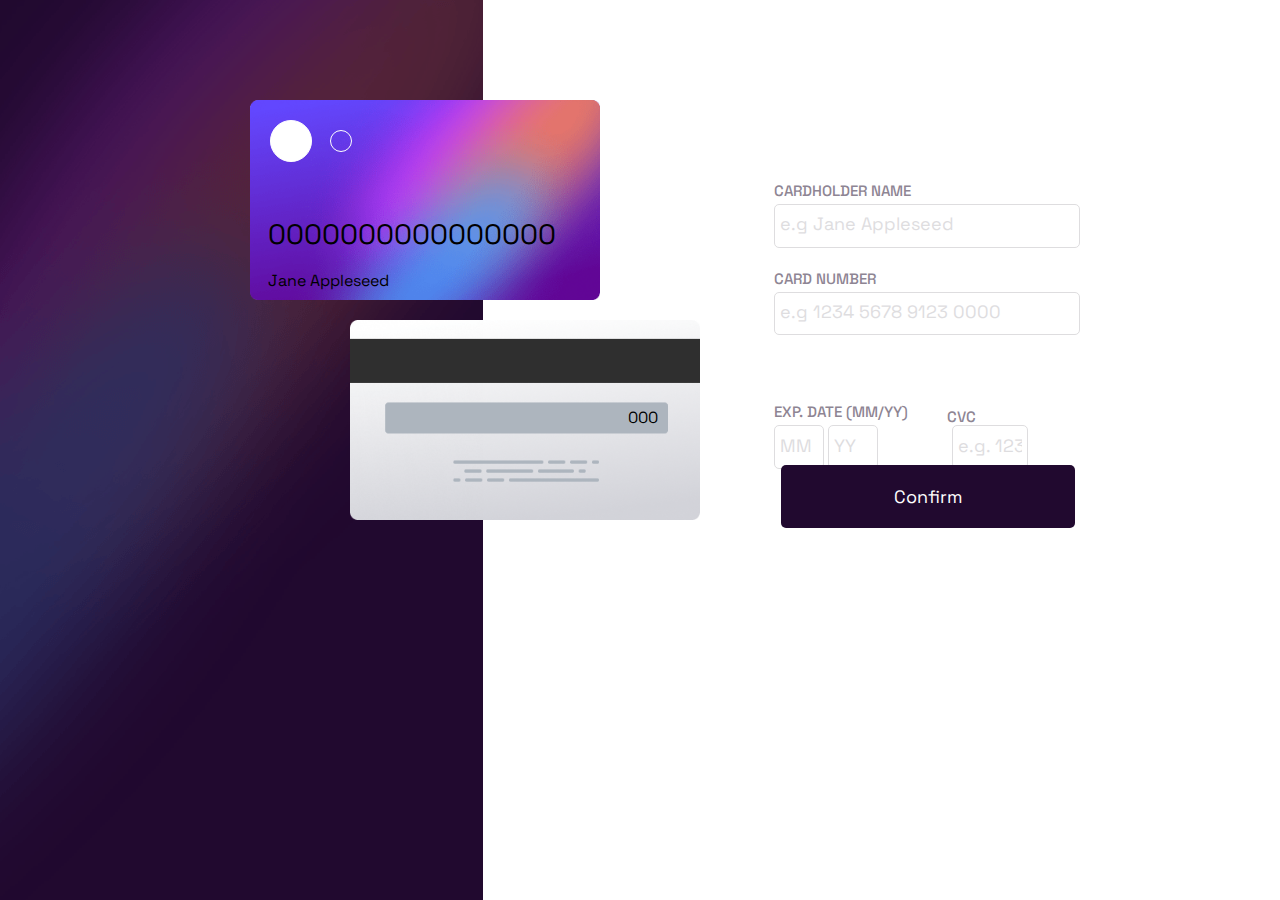
<file: index.html>
<!DOCTYPE html>
<html lang="en">
<head>
    <meta charset="UTF-8">
    <meta http-equiv="X-UA-Compatible" content="IE=edge">
    <meta name="viewport" content="width=device-width, initial-scale=1.0">
    <title>Frontend Mentor | Interactive Card Design</title>
    <link rel="stylesheet" href="style.css"/>
    <script src="script.js"></script>
</head>
<body>
    <img src="/images/bg-card-front.png" id="front-card"/>
    <img src="/images/bg-card-back.png" id="back-card"/>
    <div class="form">
        <form action="" method="post" id="myForm">
            <div class="field">
                <label>CARDHOLDER NAME</label><br/>
                <input type="text" placeholder="e.g Jane Appleseed" id="cardname"/><br/>
            </div>
            <div class="field">
                <label>CARD NUMBER</label><br/>
                <input type="text" placeholder="e.g 1234 5678 9123 0000" id="cardnumber"/><br/>
                <p class="error" id="error-message-card-number">Wrong format, Numbers only</p>
            </div>
            <span id="myspan">
                <label>EXP. DATE (MM/YY)</label><br/>
                <input type="text" placeholder="MM" class="date" id="month"/>
                <input type="text" placeholder="YY" class="date" id="year"/>
                <input type="text" placeholder="e.g. 123" id="cvcnumber"/>
                <label id="last">CVC</label><br/>
                <p class="error" id="error-message-date">Can't be blank</p>
                <p class="error" id="error-message-cvc">Can't be blank</p>
            </span>
        </form>
        <a href="complete-state.html" id="tag"><button id="submit" onclick="return validateForm()">Confirm</button></a>
    </div>
    <div class="solid-circle"></div>
    <div class="transparent-circle"></div>
    <div class="details">
        <p id="card-number">0000000000000000</p>
        <p id="card-name">Jane Appleseed</p>
        <p id="cvc">000</p>
    </div>
</body>
</html>
</file>
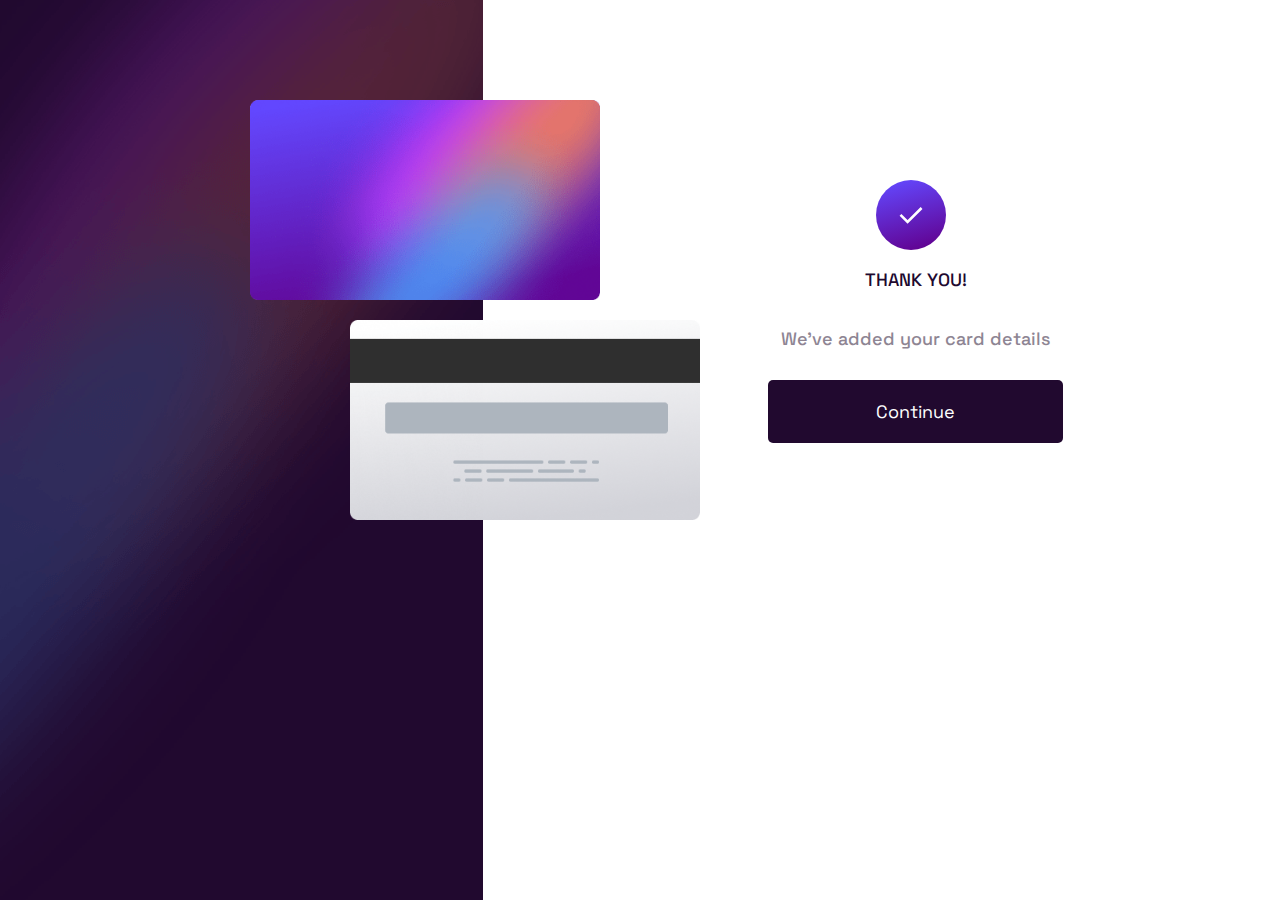
<file: complete-state.html>
<!DOCTYPE html>
<html lang="en">
<head>
    <meta charset="UTF-8">
    <meta http-equiv="X-UA-Compatible" content="IE=edge">
    <meta name="viewport" content="width=device-width, initial-scale=1.0">
    <title>Complete State</title>
    <link rel="stylesheet" href="complete-state.css"/>
</head>
<body>
    <img src="/images/bg-card-front.png"/>
    <img src="/images/bg-card-back.png"/>
    <div class="main">
        <img src="/images/icon-complete.svg"/>
        <p>thank you!</p>
        <p>We've added your card details</p>
        <a href="index.html"><button>Continue</button></a>
    </div>
</body>
</html>
</file>
<file: style.css>
/*Font used in the website*/
@font-face {
    font-family: SpaceGrotesk;
    src: url(SpaceGrotesk-VariableFont_wght.ttf);
}
body{
    background-image: url(/images/bg-main-desktop.png);
    background-repeat: no-repeat;
    display: flex;
    font-family: SpaceGrotesk;
}
#front-card{
    position: absolute;
    top: 100px;
    left: 250px;
    height: 200px;
    width: 350px; 
}
#back-card{
    position: absolute;
    top: 320px;
    left: 350px;
    height: 200px;
    width: 350px; 
}
form{
    position: absolute;
    top: 170px;
    right: 200px;
}
.field{
    padding: 10px 0;
}
label{
    font-weight: 500;
    font-size: 15px;
    padding-top: 50px;
    color: hsl(279, 6%, 55%);
}
#last{
    position: relative;
    top: -30px;
    left: -85px;
}
input{
    height: 3.5vh;
    width: 23vw;
    padding: 5px;
    border-radius: 5px;
    border: 1px solid hsl(270, 3%, 87%);
    margin-top: 3px;
}
input::placeholder{
    font-family: SpaceGrotesk;
    font-size: 18px;
    color: hsl(270, 3%, 87%);
}
input:active{
    border: 1px solid;
}
.solid-circle{
    border: 1px solid hsl(0, 0%, 100%);
    height: 40px;
    width: 40px;
    border-radius: 50%;
    position: absolute;
    top: 120px;
    left: 270px;
    background-color: hsl(0, 0%, 100%);
}
.transparent-circle{
    border: 1px solid hsl(0, 0%, 100%);
    border-radius: 50%;
    position: absolute;
    top: 130px;
    left: 330px;
    background-color: transparent;
    height: 20px;
    width: 20px;
}
button{
    font-family: SpaceGrotesk;
    font-size: 18px;
    position: absolute;
    top: 465px;
    right: 205px;
    height: 7vh;
    width: 23vw;
    background-color: hsl(278, 68%, 11%);
    color: hsl(0, 0%, 100%);
    border: none;
    border-radius: 5px;
}
.error{
    font-size: .7rem;
    color: hsl(0, 100%, 66%);
    position: relative;
    top: -10px;
}
#error-message-card-number{
    visibility: hidden;
}
#error-message-date{
    visibility: hidden;
}
#error-message-cvc{
    visibility: hidden;
}
#myspan{
    position: relative;
    top: 20px;
}
#myspan p:last-of-type{
    position: relative;
    top: -35px;
    left: 185px;
}
#card-number{
    position: relative;
    top: 180px;
    left: 260px;
    text-justify: center;
    font-size: 28px;
}
#card-name{
    position: relative;
    top: 170px;
    left: 260px;
}
#cvc{
    position:relative;
    top: 270px;
    left: 620px;
}
.date{
    width: 3vw;
}
#cvcnumber{
    margin-left: 70px;
    width: 5vw;
}

/*Responsive web design*/
@media screen and (max-width: 375px){
    body{
        background-image: url(/images/bg-main-mobile.png);
        padding: 50px 10px;
    }
    #front-card{
        top: 130px;
        left: 25px;
        height: 170px;
        width: 290px;
        z-index: 1; 
    }
    #back-card{
        top: 25px;
        left: 70px;
        height: 170px;
        width: 290px; 
    }
    form{
        top: 320px;
        left: 30px;
    }
    input{
        width: 80vw;
        margin-top: 5px;
    }
    #myspan{
        top: -30px;
    }
    #myspan p{
        position: relative;
        top: -67px;
    }
    #myspan p:last-of-type{
        top: -93px;
    }
    .solid-circle{
        top: 140px;
        left: 40px;
        z-index: 1;
    }
    .transparent-circle{
        top: 153px;
        left: 100px;
        z-index: 1;
    }
    button{
        top: 580px;
        left: 10vw;
        height: 7vh;
        width: 80vw;
    }
    .date{
        width: 10vw;
    }
    #cvcnumber{
        position: relative;
        top: -37px;
        left: 115px;
        width: 20vw;
    }
    #card-number{
        top: 160px;
        left: 20px;
        z-index: 1;
        font-size: 19.4px;
    }
    #card-name{
        top: 150px;
        left: 20px;
        font-size: 13px;
        z-index: 1;
    }
    #cvc{
        top: -53px;
        left: 280px;
        font-size: 13px;
        z-index: 1;
        width: fit-content;
    }
}
</file>
<file: complete-state.css>
/*Font used in the website*/
@font-face {
    font-family: SpaceGrotesk;
    src: url(SpaceGrotesk-VariableFont_wght.ttf);
}
body{
    background-image: url(/images/bg-main-desktop.png);
    background-repeat: no-repeat;
    font-weight: 500;
}
img:first-of-type{
    position: absolute;
    top: 100px;
    left: 250px;
    height: 200px;
    width: 350px;
}
img:last-of-type{
    position: absolute;
    top: 320px;
    left: 350px;
    height: 200px;
    width: 350px;
}
.main{
    position: absolute;
    top: 250px;
    right: 230px;
    display: grid;
    place-items: center;
}
.main img:first-child{
    position: absolute;
    top: -70px;
    left: 95px;
    height: 70px; 
    width: 70px;
}
p{
    font-size: 18px;
    font-family: SpaceGrotesk;
}
p:first-of-type{
    text-transform: uppercase;
    color: hsl(278, 68%, 11%);;
}
p:last-of-type{
    color: hsl(279, 6%, 55%)
}
a{
    position: inherit;
    top: 130px;
}
button{
    height: 7vh;
    width: 23vw;
    background-color: hsl(278, 68%, 11%);
    color: hsl(0, 0%, 100%);
    border: none;
    border-radius: 5px;
    font-family: SpaceGrotesk;
    font-size: 18px;
}

/*Responsive Web Design*/
@media screen and (max-width: 375px){
    body{
        background-image: url(/images/bg-main-mobile.png);
        padding: 50px 10px;
    }
    img:first-of-type{
        top: 130px;
        left: 25px;
        height: 170px;
        width: 290px;
        z-index: 1;
    }
    img:last-of-type{
        top: 25px;
        left: 70px;
        height: 170px;
        width: 290px;
    }
    .main{
        top: 400px;
        left: 150px;
    }
    .main img:first-child{
        top: -70px;
        left: 10px;
    }
    p{
        position: absolute;
        left: 0;
        width: 300px;
    }
    p:first-of-type{
        top: 10px;
        left: -10px;
        width: max-content;
    }
    p:last-of-type{
        top: 50px;
        left: -95px;
    }
    a{
        top: 130px;
        left: -115px;
    }
    button{
        width: 80vw;
    }
}
</file>
